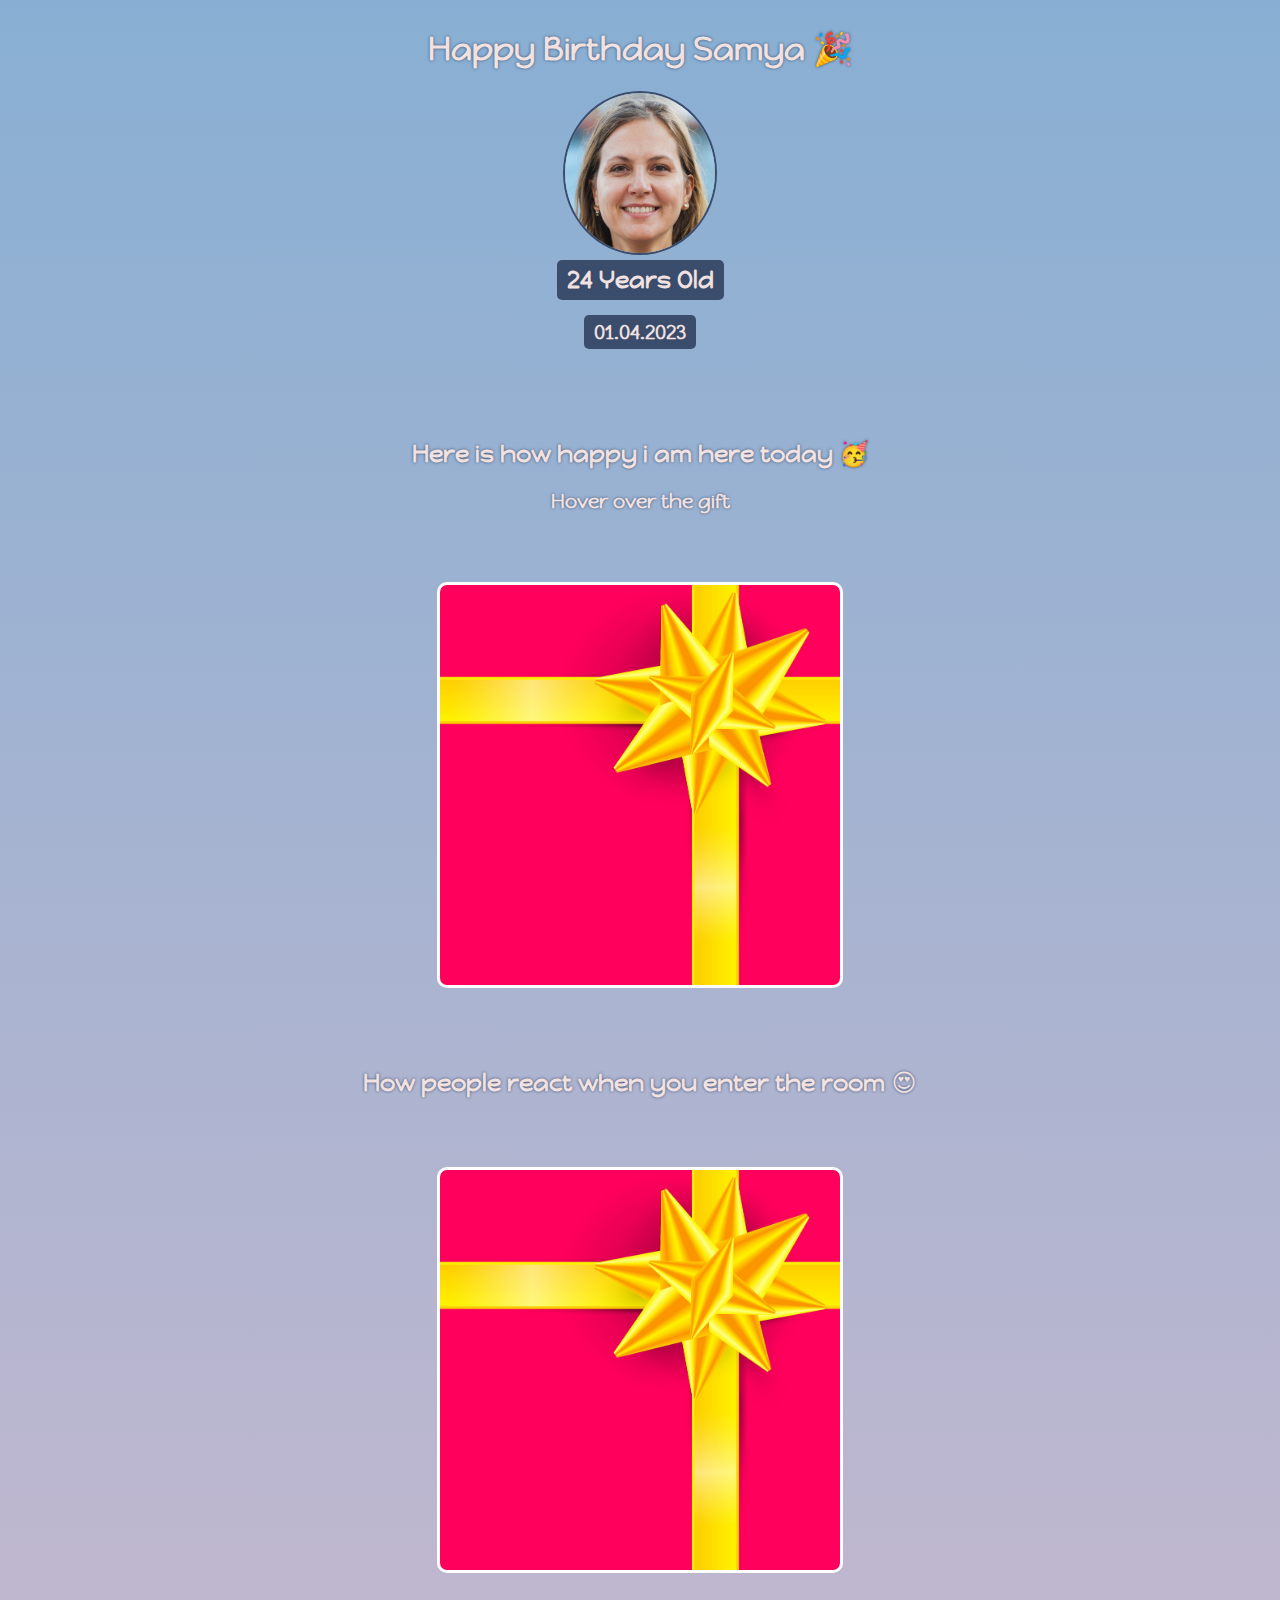
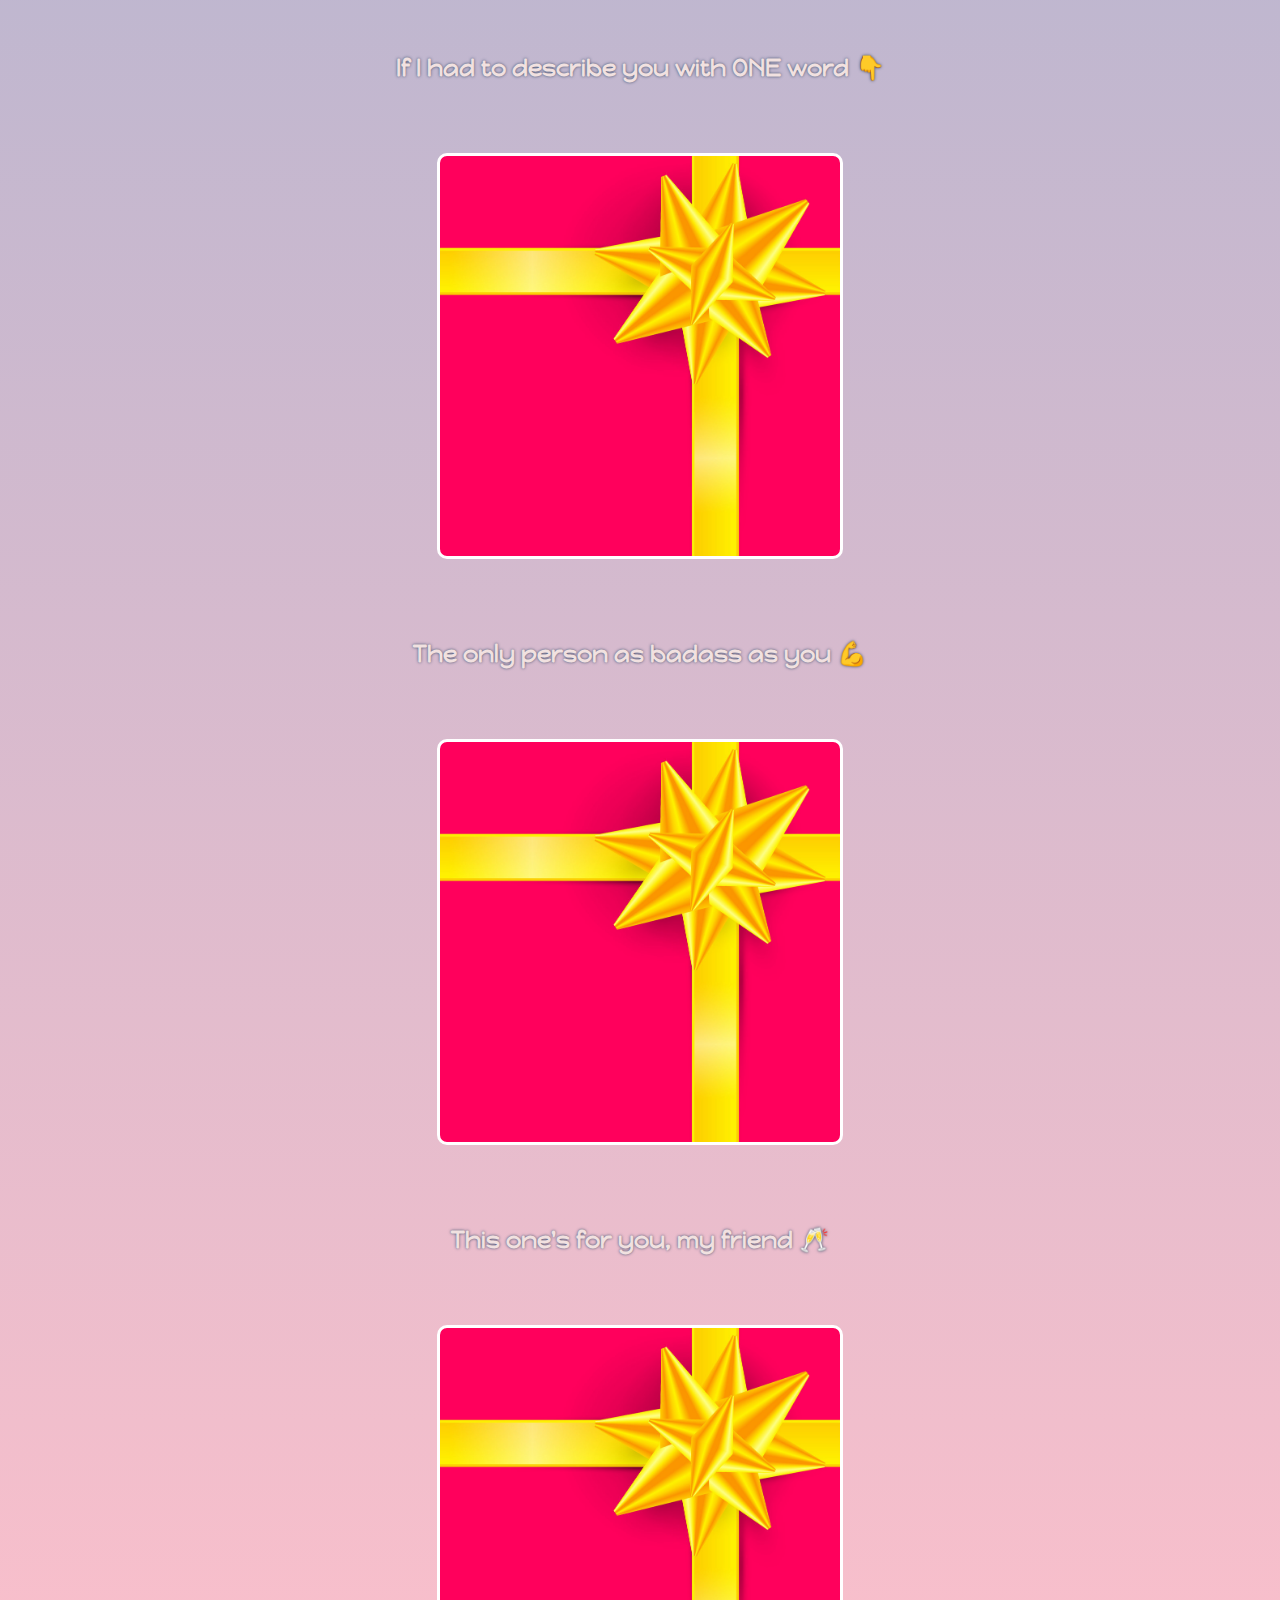
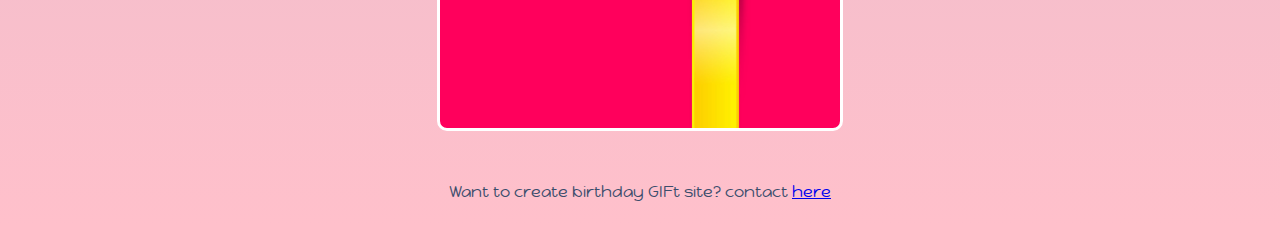
<file: Birthday GIFt site/index.html>
<!DOCTYPE html>
<html lang="en">
<head>
    <meta charset="UTF-8">
    <meta name="viewport" content="width=device-width, initial-scale=1.0">
    <title>Birthday GIFt Site</title>
    <link rel="preconnect" href="https://fonts.googleapis.com">
<link rel="preconnect" href="https://fonts.gstatic.com" crossorigin>
<link href="https://fonts.googleapis.com/css2?family=Happy+Monkey&display=swap" rel="stylesheet">
<link rel="stylesheet" href="style.css">

</head>
<body>
    <div>
        <h1>Happy Birthday Samya 🎉</h1>
        <img src="pic.jpg" alt="main pic" id="profpic">
        <h2 id="age">24 Years Old</h2>
        <h3 id="date">01.04.2023</h3>
    </div>
    <div id="giftsection">
        <div>
            <h2 class="gifttitle">Here is how happy i am here today 🥳</h2>
            <h3 class="gifthint">Hover over the gift</h3>
            <div id="giftbox1" class="giftboxes" role="img" aria-level="birthday gift"></div>
        </div>
        <div>
            <h2 class="gifttitle">How people react when you enter the room 😍</h2>
            <div id="giftbox2" class="giftboxes" role="img" aria-level="birthday gift"></div>
        </div>
        <div>
            <h2 class="gifttitle">If I had to describe you with ONE word 👇</h2>
            <div id="giftbox3" class="giftboxes" role="img" aria-level="birthday gift"></div>
        </div>
        <div>
            <h2 class="gifttitle">The only person as badass as you 💪</h2>
            <div id="giftbox4" class="giftboxes" role="img" aria-level="birthday gift"></div>
        </div>
        <div>
            <h2 class="gifttitle">This one's for you, my friend 🥂</h2>
            <div id="giftbox5" class="giftboxes" role="img" aria-level="birthday gift"></div>
        </div> 
        
    </div>



    <div>
        <p id="footer">Want to create birthday GIFt site? contact <a href="#" target="_blank">here</a></p>

    </div>

    
</body>
</html>
</file>
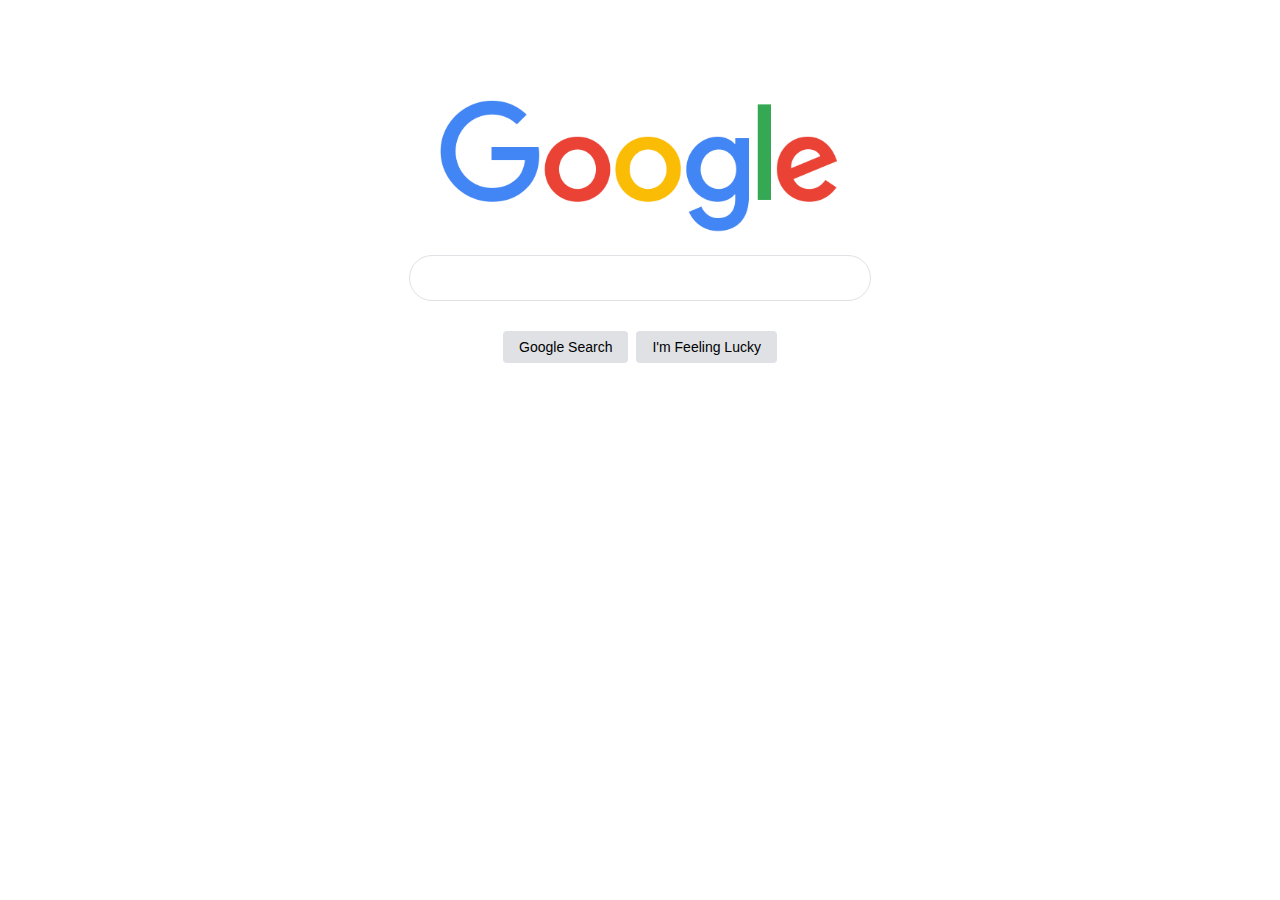
<file: Google.com clone/index.html>
<!DOCTYPE html>
<html lang="en">
  <head>
    <meta charset="UTF-8" />
    <meta name="viewport" content="width=device-width, initial-scale=1.0" />
    <title>Google.com clone</title>
    <link rel="stylesheet" href="styles.css" />
  </head>
  <body>
    <div class="main">
      <img src="google.png" alt="" class="logo-img" />
      <input type="text" class="search-input" />
      <div class="btn-wrapper">
        <button class="btn">Google Search</button>
        <button class="btn">I'm Feeling Lucky</button>
      </div>
    </div>
  </body>
</html>
</file>
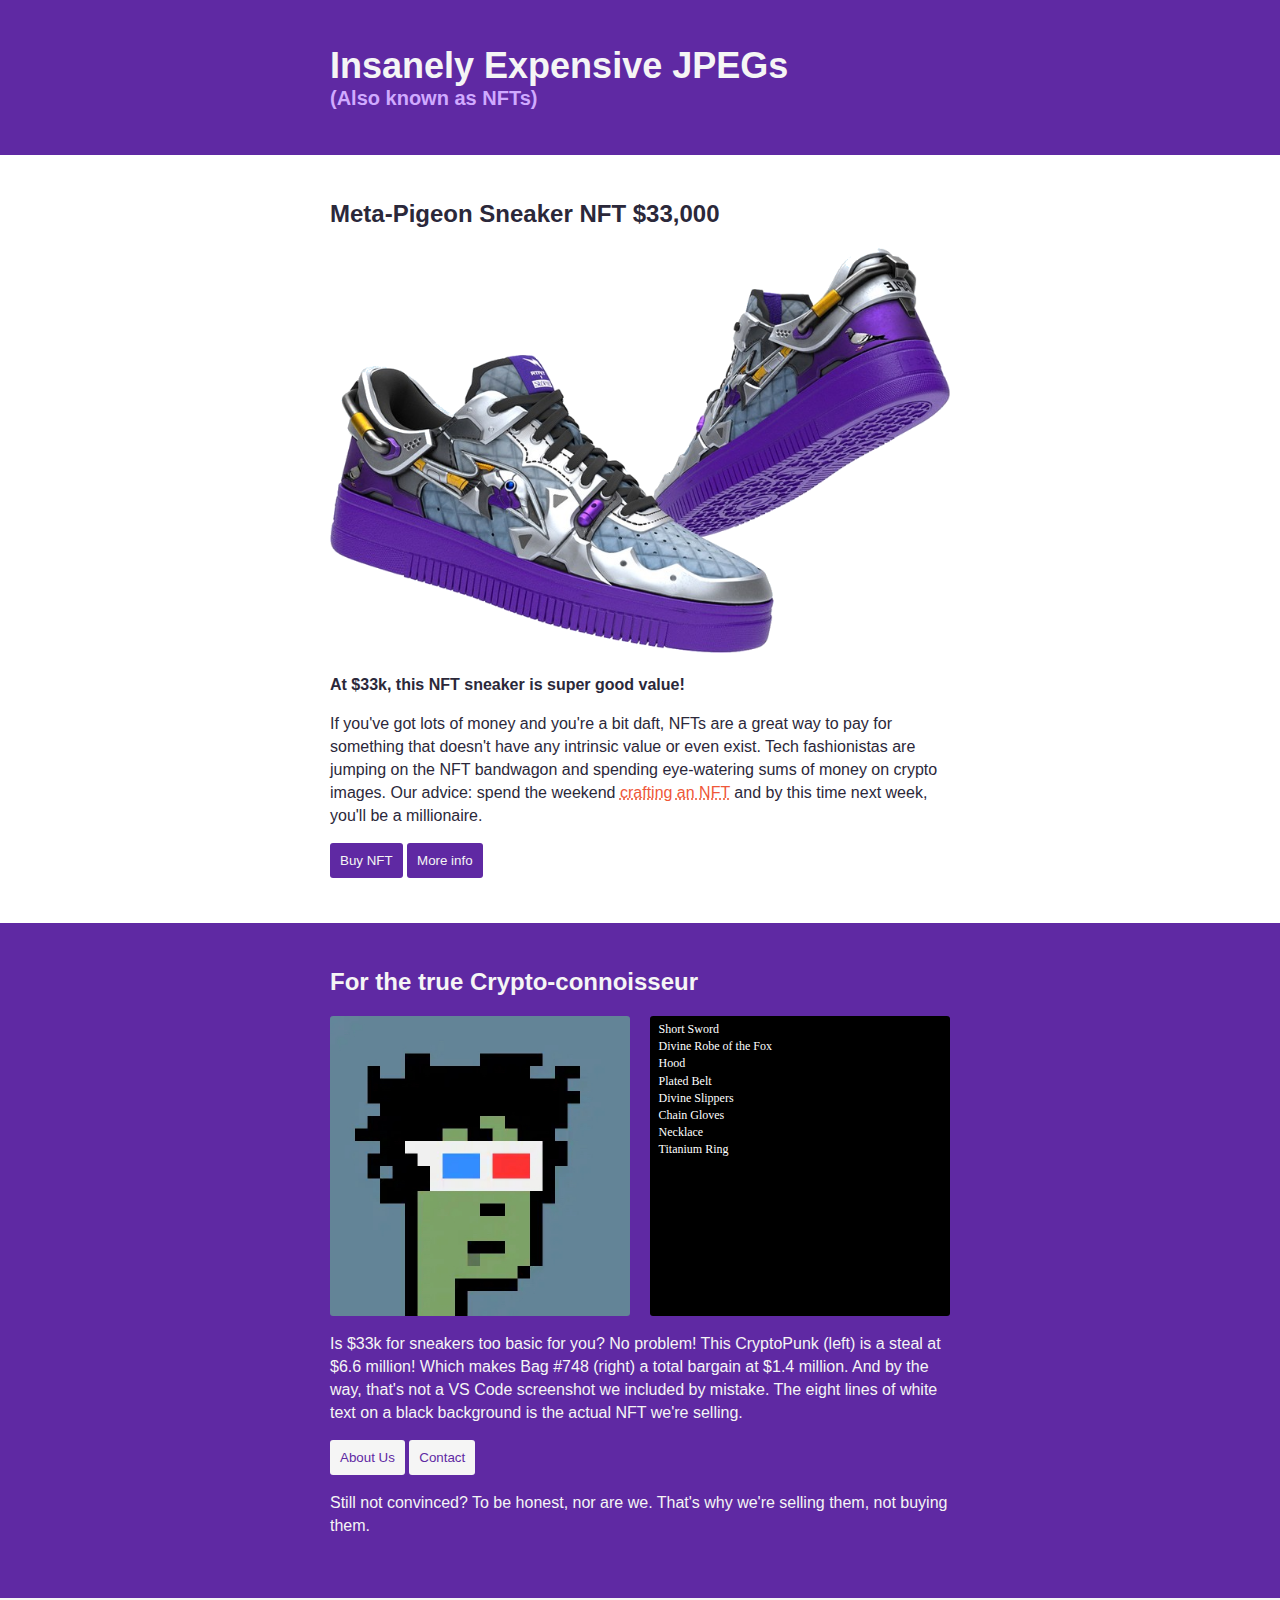
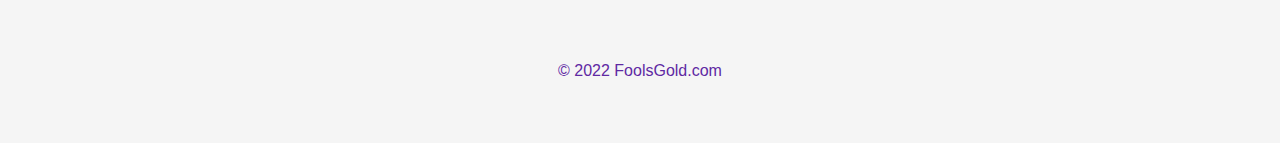
<file: NFT Site/index.html>
<!DOCTYPE html>
<html lang="en">
  <head>
    <meta charset="UTF-8" />
    <meta name="viewport" content="width=device-width, initial-scale=1.0" />
    <title>NFT Site</title>
    <link rel="stylesheet" href="style.css" />
    
  </head>
  <body>
    <header>
      <div class="container">
        <h1>Insanely Expensive JPEGs</h1>
        <h3>(Also known as NFTs)</h3>
      </div>
    </header>

    <main>
      <div class="container">
        
        <section id="main-section1">
          <h2>Meta-Pigeon Sneaker NFT $33,000</h2>
          <img class="main-image"
            src="images/sneakers-purple.png"
            alt="Purple and silver sneakers"
          />
          <p><strong>At $33k, this NFT sneaker is super good value!</strong></p>
          <p>
            If you've got lots of money and you're a bit daft, NFTs are a great
            way to pay for something that doesn't have any intrinsic value or even
            exist. Tech fashionistas are jumping on the NFT bandwagon and spending
            eye-watering sums of money on crypto images. Our advice: spend the
            weekend <span><a href="">crafting an NFT</a></span> and by this time next week,
            you'll be a millionaire.
          </p>
          <button class="btn1">Buy NFT</button>
          <button class="btn1">More info</button>
        </section>
      </div>
        <section id="main-section2">
          <div class="container">
            
            <h2>For the true Crypto-connoisseur</h2>
            <div id="section2-img-container">
                <img class="feature-image" 
                    src="images/crypto-punk.jpg"
                    alt="punk with blach hair and red and blue glasses"
            />
                <img class="feature-image"
                  src="images/bag.svg"
                  alt="Seven items from a game listed in white on a black background"
            />
            </div>
            <p>
              Is $33k for sneakers too basic for you? No problem! This CryptoPunk
              (left) is a steal at $6.6 million! Which makes Bag #748 (right) a
              total bargain at $1.4 million. And by the way, that's not a VS Code
              screenshot we included by mistake. The eight lines of white text on a
              black background is the actual NFT we're selling.
            </p>
            <button class="btn2">About Us</button>
            <button class="btn2">Contact</button>
            <p>
              Still not convinced? To be honest, nor are we. That's why we're
              selling them, not buying them.
            </p>

          </div>
        </section>
      
    </main>

    <footer>
      <p>&copy; 2022 FoolsGold.com</p>
    </footer>
  </body>
</html>
</file>
<file: Birthday GIFt site/style.css>
body{
    
    font-family: "Happy Monkey", system-ui;
    background: linear-gradient(#88afd3, pink); 
    color:#f1e1e0;
    
}
body div{
    display:flex;
    flex-direction: column;
   
    align-items: center;

}
#profpic{
    width: 150px;
    height: 160px;
    border-radius: 50%;
    border: 2px solid #3b4d6c;
}

.happy-monkey-regular {
    
    font-weight: 400;
    font-style: normal;
  }
  h1,h2,h3{
    text-shadow: 0 0 3px #3b4d6c;
  }
  #age, #date{
    background:#3b4d6c ;
    padding:5px 10px;
    border-radius: 5px;
    margin: 5px 0 10px 0;
  }

  .giftboxes {
    margin-top: 50px;
    height: 400px;
    width: 400px;
    border: 3px solid white;
    border-radius: 10px;
    background-image: url("gift-cover.jpg") ;
    background-size: cover;
    background-position: center;
  }
  #giftbox1:hover{
    background-image: url("gift1.webp");
  }
  #giftbox2:hover{
    background-image: url("gift2.webp");
  }
  #giftbox3:hover{
    background-image: url("gift3.gif");
  }
  #giftbox4:hover{
    background-image: url("gift4.gif");
  }
  #giftbox5:hover{
    background-image: url("gift5.gif");
  }

  .gifttitle{
    margin-top: 80px;
    
  }
  .gifthint{
    margin-top: 0px;
  }
#footer{
  margin-top:50px;
  color:#3b4d6c
  
}
/* a{
  color:white
} */
</file>
<file: Google.com clone/styles.css>
.main{
    
    margin-top: 100px;

   
    
}

.logo-img {
    width: 400px;
    display: block;
    margin-left: auto;
    margin-right: auto;
    margin-bottom: 20px;

    
    
}
.search-input{
    display: block;

    width: 400px;

    margin-left: auto;
    margin-right: auto;

    line-height: 24px;

    padding-top: 10px;
    padding-bottom: 10px;
    padding-left: 30px;
    padding-right: 30px;

    border: 1px solid #dfe1e5;

    border-radius: 24px;

}
.btn-wrapper{
    display: flex;
    justify-content: center;

    


}
.btn{ 
    margin-top: 30px;
    margin-left: 4px;
    margin-right: 4px;
    
    background: #dfe1e5;
    border:none;

    padding-top: 8px;
    padding-bottom: 8px;
    padding-left: 16px;
    padding-right: 16px;

    border-radius: 4px;
    font-size: 14px;

}
</file>
<file: NFT Site/style.css>
body{
    font-family: "Roboto", sans-serif;
    font-size: 16px;
    color:#2b283a;
    margin: 0;
    
}
/* Typography */
h1, h3{
    margin: 0;
}
h1{
   
    color: whitesmoke;
    font-size:36px;
}
h2{
    margin-top:0;
}
h3{
    color: #d0aaff;
    font-size: 20px;
    
}
p{
    line-height: 23px;
}


/* Links */
a{
    color:#ef5839;
    text-decoration: underline dotted;
}
a:hover a:active{
    color:#d4b44c;
    
}


.btn1{
    padding:10px;
    background-color:#5f29a3 ;
    color:whitesmoke;
    border-radius: 3px;
    border:0;
}


.btn1:hover{
    background-color:whitesmoke ;
    color:#5f29a3;
    border:3px solid #5f29a3; 
}



.btn2{
    padding:10px;
    background-color:whitesmoke ;
    color:#5f29a3;
    border-radius: 3px;
    border:0;
}


.btn2:hover{
    background-color:#5f29a3 ;
    color:whitesmoke;
    border:3px solid #d0aaff; 
}


/* Layouts */
header,section,footer{
    padding: 45px 0;
}
header, #main-section2{
    background-color: #5f29a3;
   
   
}
.container{
    width: 620px;
    margin: 0 auto;
}

.main-image{
    
    width: 100%;
    
}
#main-section2{
    color:whitesmoke;

}
.feature-image{
    width: 300px;
    border-radius: 3px;
}
#section2-img-container{
    display: flex;
    justify-content: space-between;
      
}
footer{
    text-align: center;
    color:#5f29a3;
    background-color: whitesmoke;
   
}
</file>
